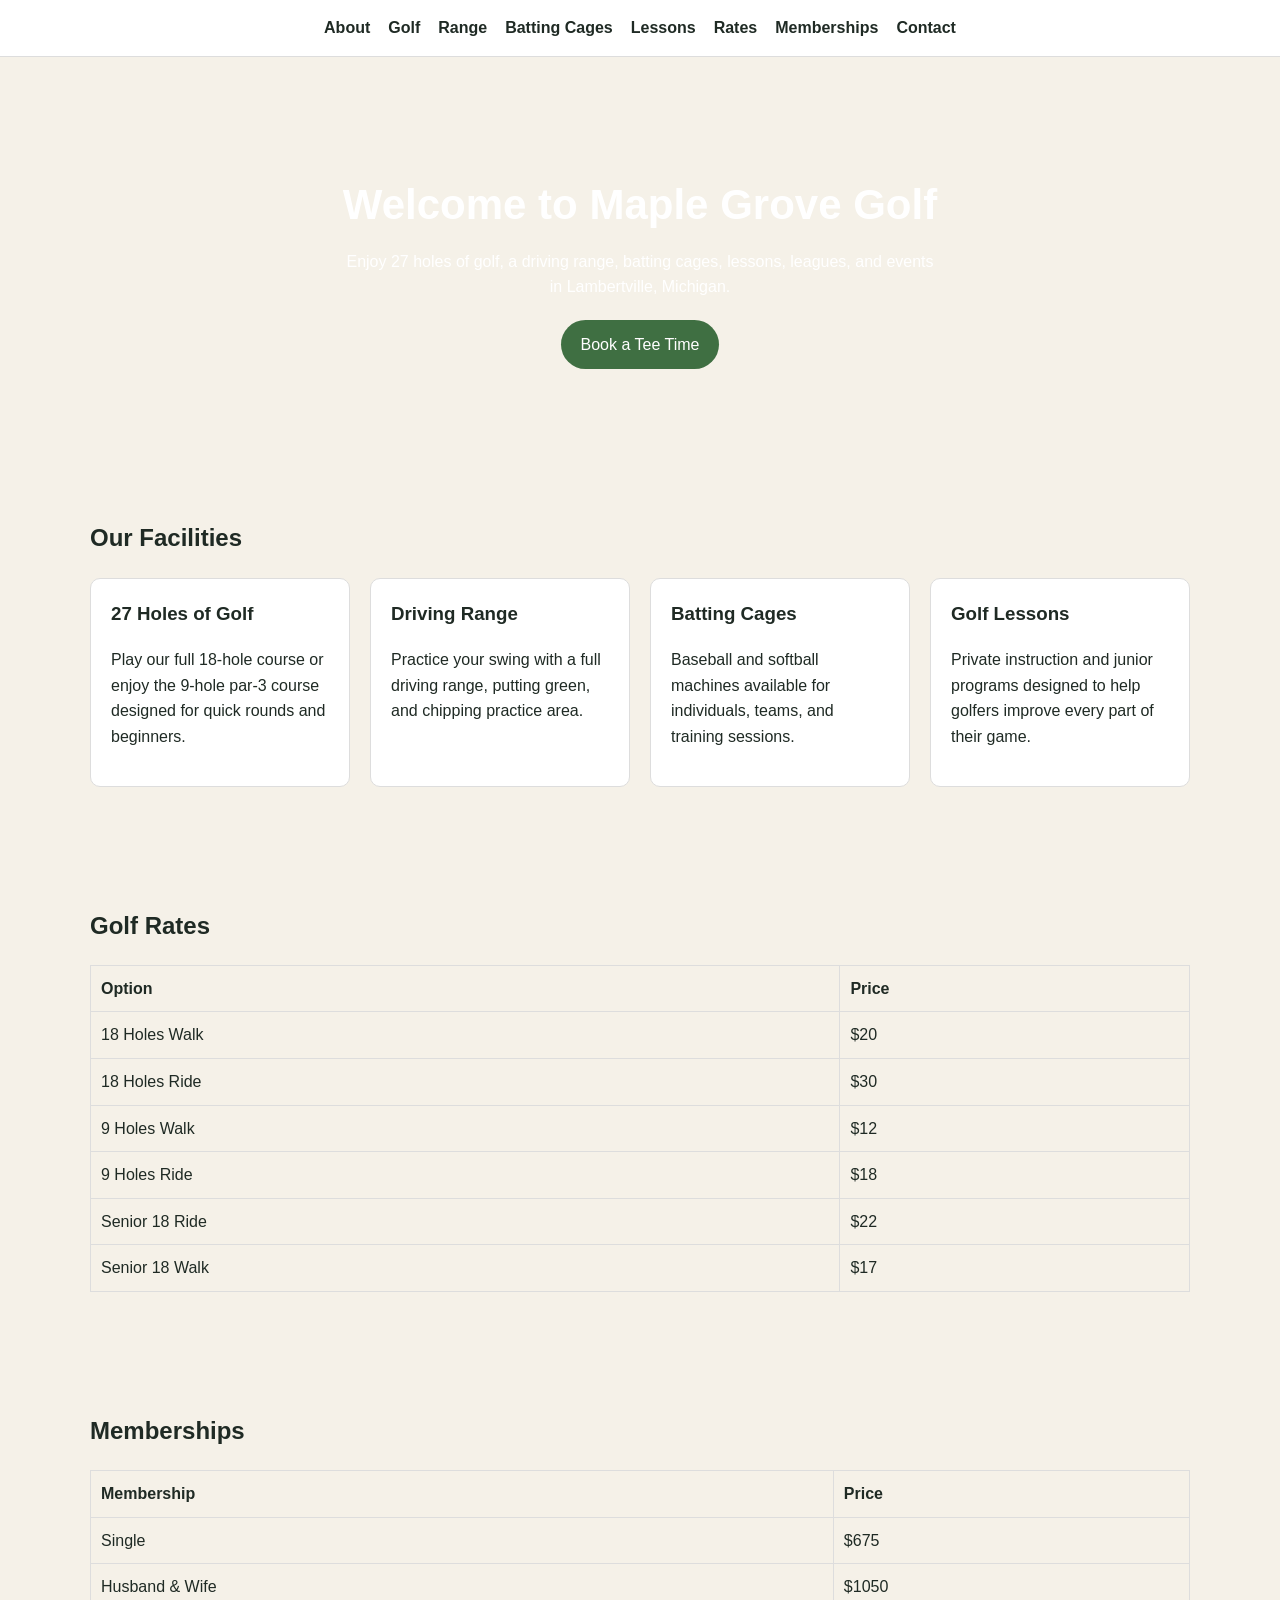
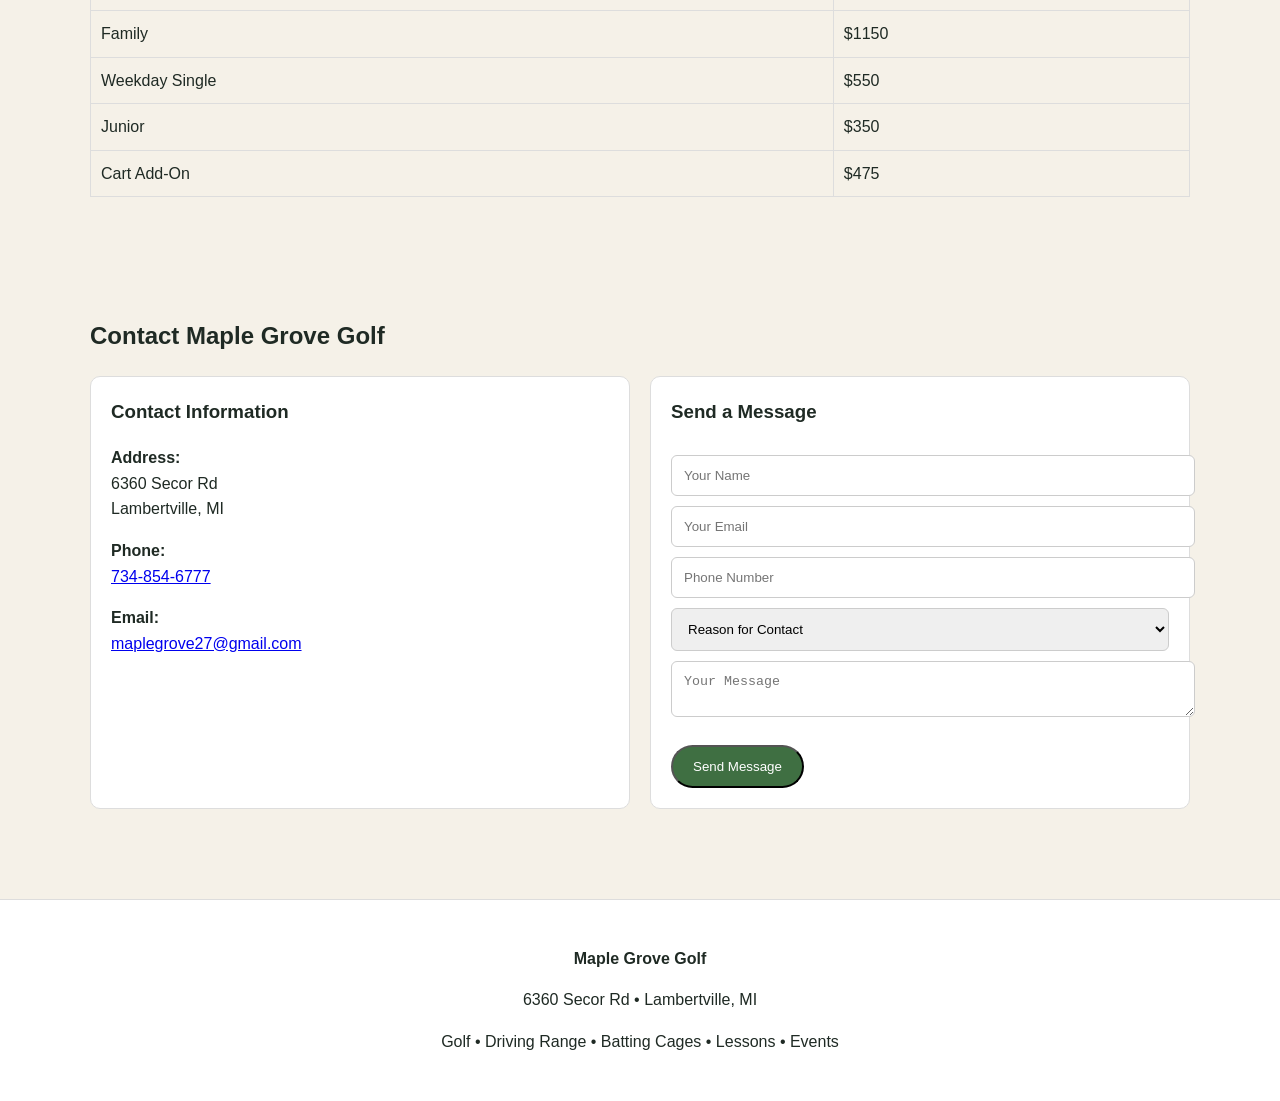
<file: index.html>
<!DOCTYPE html>
<html lang="en">
<head>
<meta charset="UTF-8">
<meta name="viewport" content="width=device-width, initial-scale=1.0">
<title>Maple Grove Golf | Lambertville, MI</title>
<meta name="description" content="Maple Grove Golf offers 27 holes of golf, a driving range, batting cages, lessons, memberships and events in Lambertville, Michigan.">
<link rel="stylesheet" href="style.css">
</head>

<body>

<header>
<div class="container">
<nav>
<a href="about.html">About</a>
<a href="golf.html">Golf</a>
<a href="range.html">Range</a>
<a href="batting.html">Batting Cages</a>
<a href="lessons.html">Lessons</a>
<a href="rates.html">Rates</a>
<a href="membership.html">Memberships</a>
<a href="contact.html">Contact</a>
</nav>
</div>
</header>

<section class="hero">
<div class="container">
<h1>Welcome to Maple Grove Golf</h1>
<p>Enjoy 27 holes of golf, a driving range, batting cages, lessons, leagues, and events in Lambertville, Michigan.</p>
<a class="btn" href="booking.html">Book a Tee Time</a>
</div>
</section>

<section>
<div class="container">
<h2>Our Facilities</h2>
<div class="grid">

<div class="card">
<h3>27 Holes of Golf</h3>
<p>Play our full 18-hole course or enjoy the 9-hole par-3 course designed for quick rounds and beginners.</p>
</div>

<div class="card">
<h3>Driving Range</h3>
<p>Practice your swing with a full driving range, putting green, and chipping practice area.</p>
</div>

<div class="card">
<h3>Batting Cages</h3>
<p>Baseball and softball machines available for individuals, teams, and training sessions.</p>
</div>

<div class="card">
<h3>Golf Lessons</h3>
<p>Private instruction and junior programs designed to help golfers improve every part of their game.</p>
</div>

</div>
</div>
</section>

<section>
<div class="container">
<h2>Golf Rates</h2>
<table class="price-table">
<thead>
<tr><th>Option</th><th>Price</th></tr>
</thead>
<tbody>
<tr><td>18 Holes Walk</td><td>$20</td></tr>
<tr><td>18 Holes Ride</td><td>$30</td></tr>
<tr><td>9 Holes Walk</td><td>$12</td></tr>
<tr><td>9 Holes Ride</td><td>$18</td></tr>
<tr><td>Senior 18 Ride</td><td>$22</td></tr>
<tr><td>Senior 18 Walk</td><td>$17</td></tr>
</tbody>
</table>
</div>
</section>

<section>
<div class="container">
<h2>Memberships</h2>
<table class="price-table">
<thead>
<tr><th>Membership</th><th>Price</th></tr>
</thead>
<tbody>
<tr><td>Single</td><td>$675</td></tr>
<tr><td>Husband & Wife</td><td>$1050</td></tr>
<tr><td>Family</td><td>$1150</td></tr>
<tr><td>Weekday Single</td><td>$550</td></tr>
<tr><td>Junior</td><td>$350</td></tr>
<tr><td>Cart Add-On</td><td>$475</td></tr>
</tbody>
</table>
</div>
</section>

<section>
<div class="container">
<h2>Contact Maple Grove Golf</h2>

<div class="contact-grid">

<div class="card">
<h3>Contact Information</h3>
<p><strong>Address:</strong><br>6360 Secor Rd<br>Lambertville, MI</p>
<p><strong>Phone:</strong><br><a href="tel:17348546777">734-854-6777</a></p>
<p><strong>Email:</strong><br><a href="mailto:maplegrove27@gmail.com">maplegrove27@gmail.com</a></p>
</div>

<div class="card">
<h3>Send a Message</h3>
<form>
<input type="text" name="name" placeholder="Your Name" required>
<input type="email" name="email" placeholder="Your Email" required>
<input type="tel" name="phone" placeholder="Phone Number">
<select name="reason">
<option value="">Reason for Contact</option>
<option>Tee Time</option>
<option>Batting Cage</option>
<option>Golf Lesson</option>
<option>Membership</option>
<option>League</option>
<option>Event</option>
</select>
<textarea name="message" placeholder="Your Message"></textarea>
<button class="btn" type="submit">Send Message</button>
</form>
</div>

</div>
</div>
</section>

<footer>
<div class="container">
<p><strong>Maple Grove Golf</strong></p>
<p>6360 Secor Rd • Lambertville, MI</p>
<p>Golf • Driving Range • Batting Cages • Lessons • Events</p>
</div>
</footer>

</body>
</html>
</file>
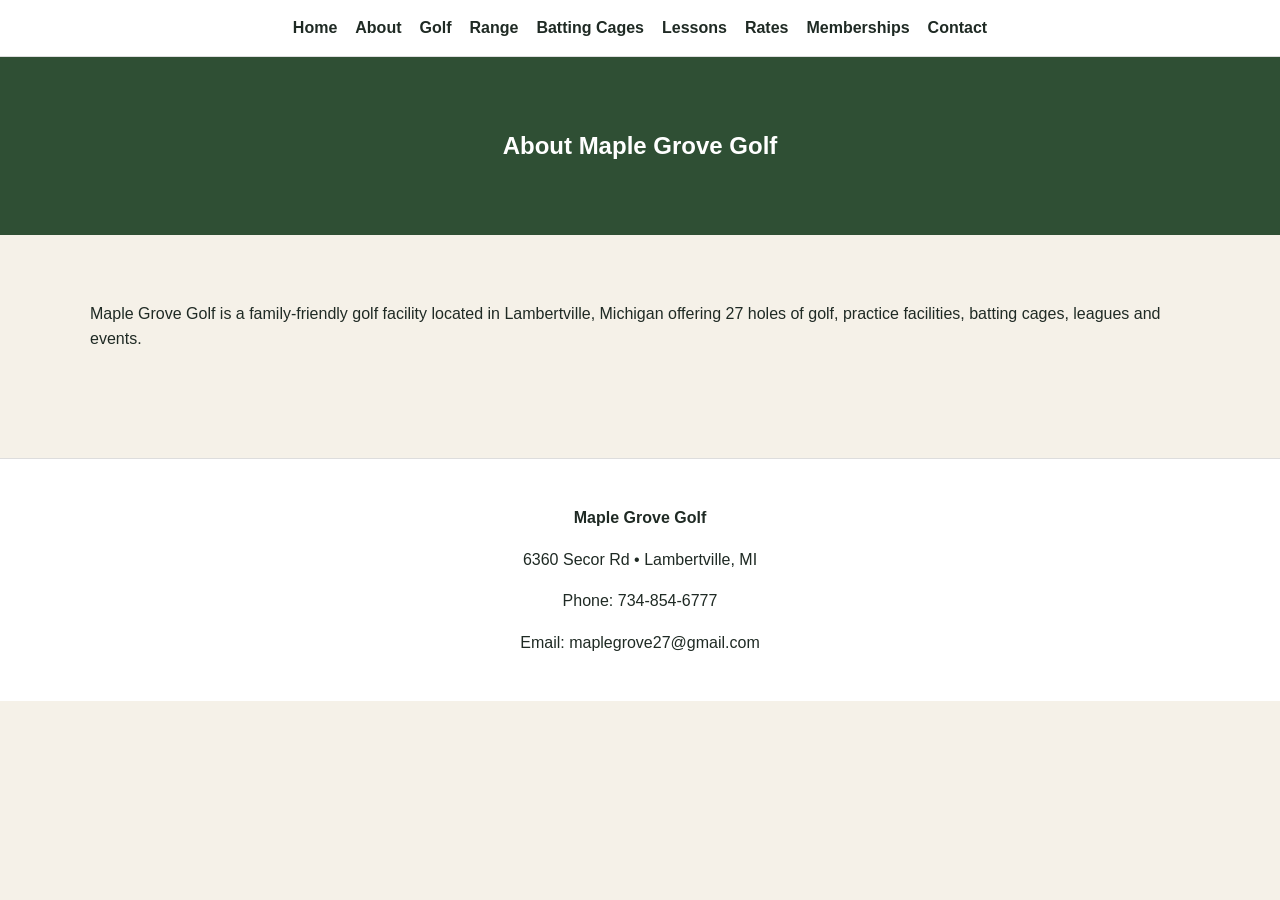
<file: about.html>
<!DOCTYPE html>
<html lang="en">
<head>
<meta charset="UTF-8">
<meta name="viewport" content="width=device-width, initial-scale=1.0">
<title>About | Maple Grove Golf</title>
<link rel="stylesheet" href="style.css">
</head>
<body>

<header>
<div class="container">
<nav>
<a href="index.html">Home</a>
<a href="about.html">About</a>
<a href="golf.html">Golf</a>
<a href="range.html">Range</a>
<a href="batting.html">Batting Cages</a>
<a href="lessons.html">Lessons</a>
<a href="rates.html">Rates</a>
<a href="membership.html">Memberships</a>
<a href="contact.html">Contact</a>
</nav>
</div>
</header>


<section class="page-hero"><h1>About Maple Grove Golf</h1></section>
<section>
<div class="container">
<p>Maple Grove Golf is a family-friendly golf facility located in Lambertville, Michigan offering 27 holes of golf, practice facilities, batting cages, leagues and events.</p>
</div>
</section>


<footer>
<div class="container">
<p><strong>Maple Grove Golf</strong></p>
<p>6360 Secor Rd • Lambertville, MI</p>
<p>Phone: 734-854-6777</p>
<p>Email: maplegrove27@gmail.com</p>
</div>
</footer>

</body>
</html>
</file>
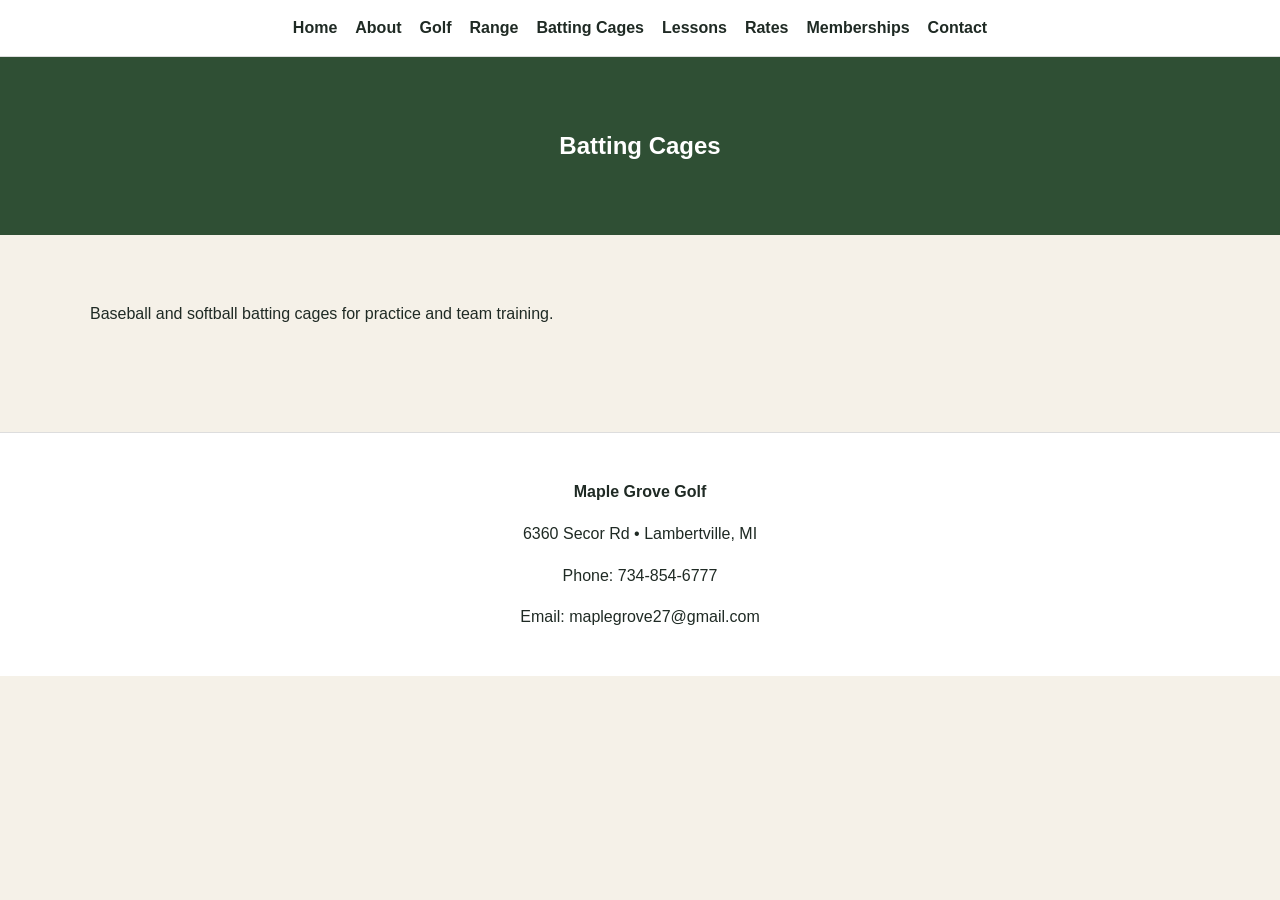
<file: batting.html>
<!DOCTYPE html>
<html lang="en">
<head>
<meta charset="UTF-8">
<meta name="viewport" content="width=device-width, initial-scale=1.0">
<title>Batting Cages | Maple Grove Golf</title>
<link rel="stylesheet" href="style.css">
</head>
<body>

<header>
<div class="container">
<nav>
<a href="index.html">Home</a>
<a href="about.html">About</a>
<a href="golf.html">Golf</a>
<a href="range.html">Range</a>
<a href="batting.html">Batting Cages</a>
<a href="lessons.html">Lessons</a>
<a href="rates.html">Rates</a>
<a href="membership.html">Memberships</a>
<a href="contact.html">Contact</a>
</nav>
</div>
</header>


<section class="page-hero"><h1>Batting Cages</h1></section>
<section>
<div class="container">
<p>Baseball and softball batting cages for practice and team training.</p>
</div>
</section>


<footer>
<div class="container">
<p><strong>Maple Grove Golf</strong></p>
<p>6360 Secor Rd • Lambertville, MI</p>
<p>Phone: 734-854-6777</p>
<p>Email: maplegrove27@gmail.com</p>
</div>
</footer>

</body>
</html>
</file>
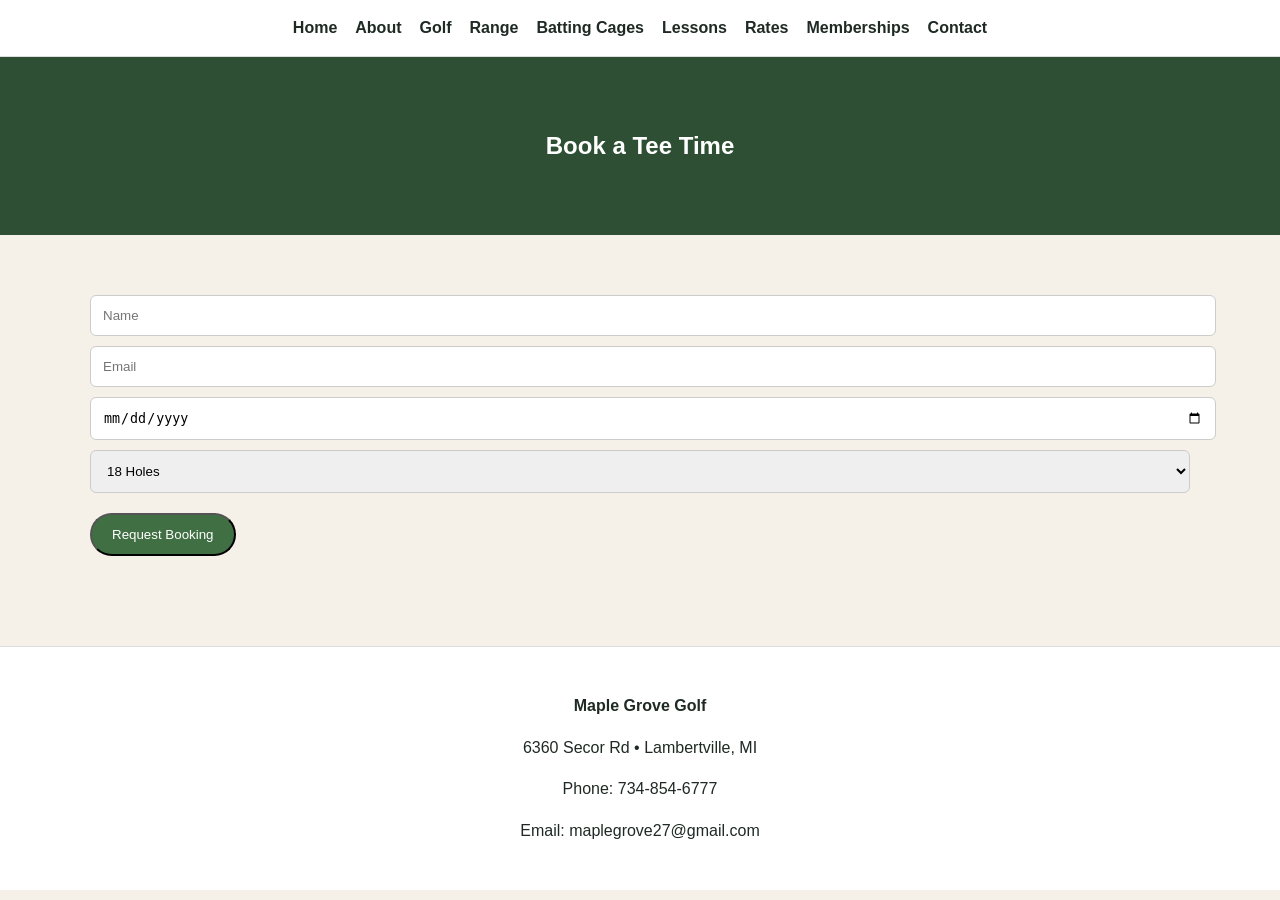
<file: booking.html>
<!DOCTYPE html>
<html lang="en">
<head>
<meta charset="UTF-8">
<meta name="viewport" content="width=device-width, initial-scale=1.0">
<title>Book Tee Time | Maple Grove Golf</title>
<link rel="stylesheet" href="style.css">
</head>
<body>

<header>
<div class="container">
<nav>
<a href="index.html">Home</a>
<a href="about.html">About</a>
<a href="golf.html">Golf</a>
<a href="range.html">Range</a>
<a href="batting.html">Batting Cages</a>
<a href="lessons.html">Lessons</a>
<a href="rates.html">Rates</a>
<a href="membership.html">Memberships</a>
<a href="contact.html">Contact</a>
</nav>
</div>
</header>


<section class="page-hero"><h1>Book a Tee Time</h1></section>
<section>
<div class="container">
<form>
<input type="text" placeholder="Name" required>
<input type="email" placeholder="Email" required>
<input type="date" required>
<select>
<option>18 Holes</option>
<option>9 Holes</option>
</select>
<button class="btn">Request Booking</button>
</form>
</div>
</section>


<footer>
<div class="container">
<p><strong>Maple Grove Golf</strong></p>
<p>6360 Secor Rd • Lambertville, MI</p>
<p>Phone: 734-854-6777</p>
<p>Email: maplegrove27@gmail.com</p>
</div>
</footer>

</body>
</html>
</file>
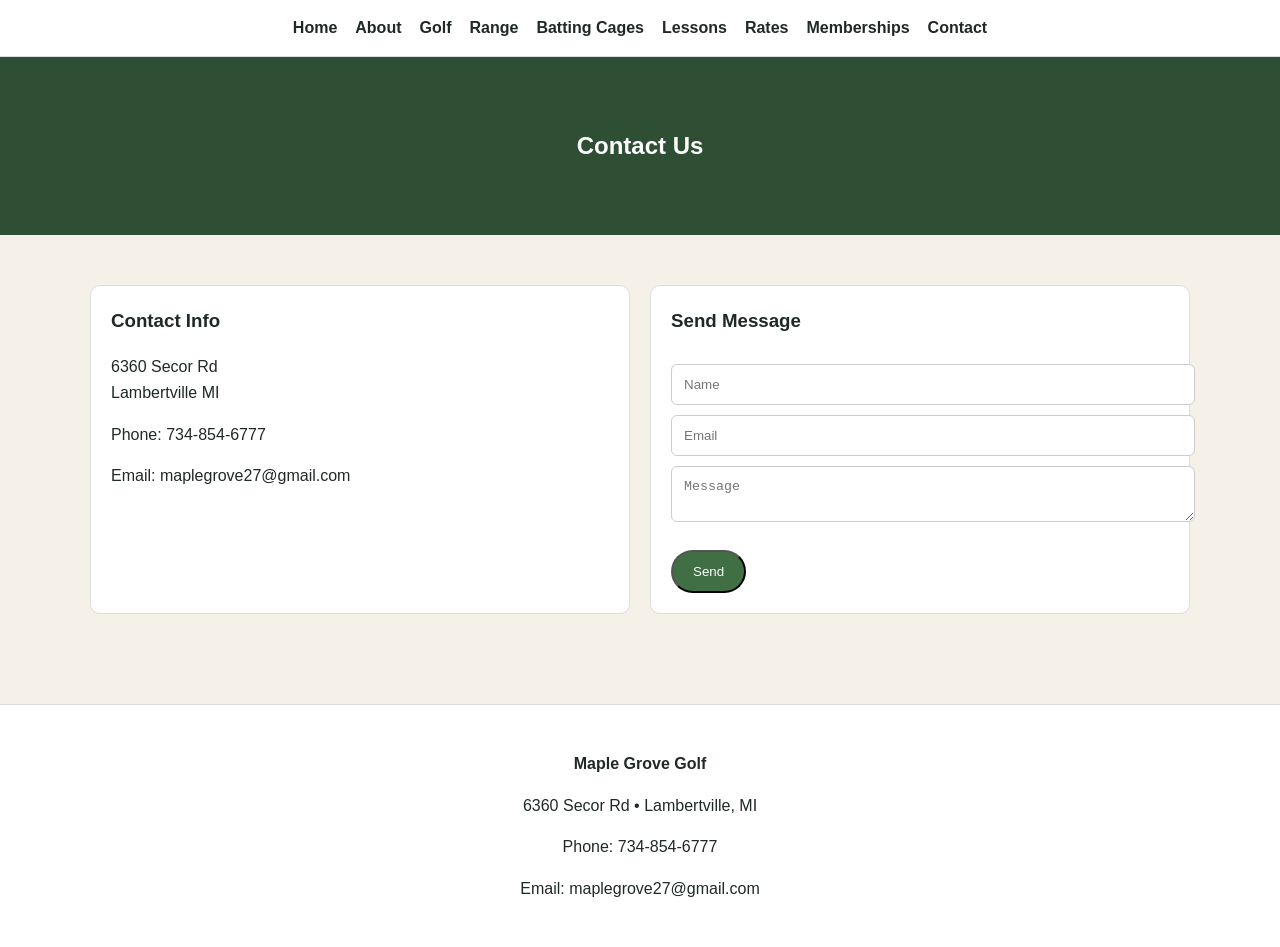
<file: contact.html>
<!DOCTYPE html>
<html lang="en">
<head>
<meta charset="UTF-8">
<meta name="viewport" content="width=device-width, initial-scale=1.0">
<title>Contact | Maple Grove Golf</title>
<link rel="stylesheet" href="style.css">
</head>
<body>

<header>
<div class="container">
<nav>
<a href="index.html">Home</a>
<a href="about.html">About</a>
<a href="golf.html">Golf</a>
<a href="range.html">Range</a>
<a href="batting.html">Batting Cages</a>
<a href="lessons.html">Lessons</a>
<a href="rates.html">Rates</a>
<a href="membership.html">Memberships</a>
<a href="contact.html">Contact</a>
</nav>
</div>
</header>


<section class="page-hero"><h1>Contact Us</h1></section>
<section>
<div class="container contact-grid">

<div class="card">
<h3>Contact Info</h3>
<p>6360 Secor Rd<br>Lambertville MI</p>
<p>Phone: 734-854-6777</p>
<p>Email: maplegrove27@gmail.com</p>
</div>

<div class="card">
<h3>Send Message</h3>
<form>
<input type="text" placeholder="Name" required>
<input type="email" placeholder="Email" required>
<textarea placeholder="Message"></textarea>
<button class="btn">Send</button>
</form>
</div>

</div>
</section>


<footer>
<div class="container">
<p><strong>Maple Grove Golf</strong></p>
<p>6360 Secor Rd • Lambertville, MI</p>
<p>Phone: 734-854-6777</p>
<p>Email: maplegrove27@gmail.com</p>
</div>
</footer>

</body>
</html>
</file>
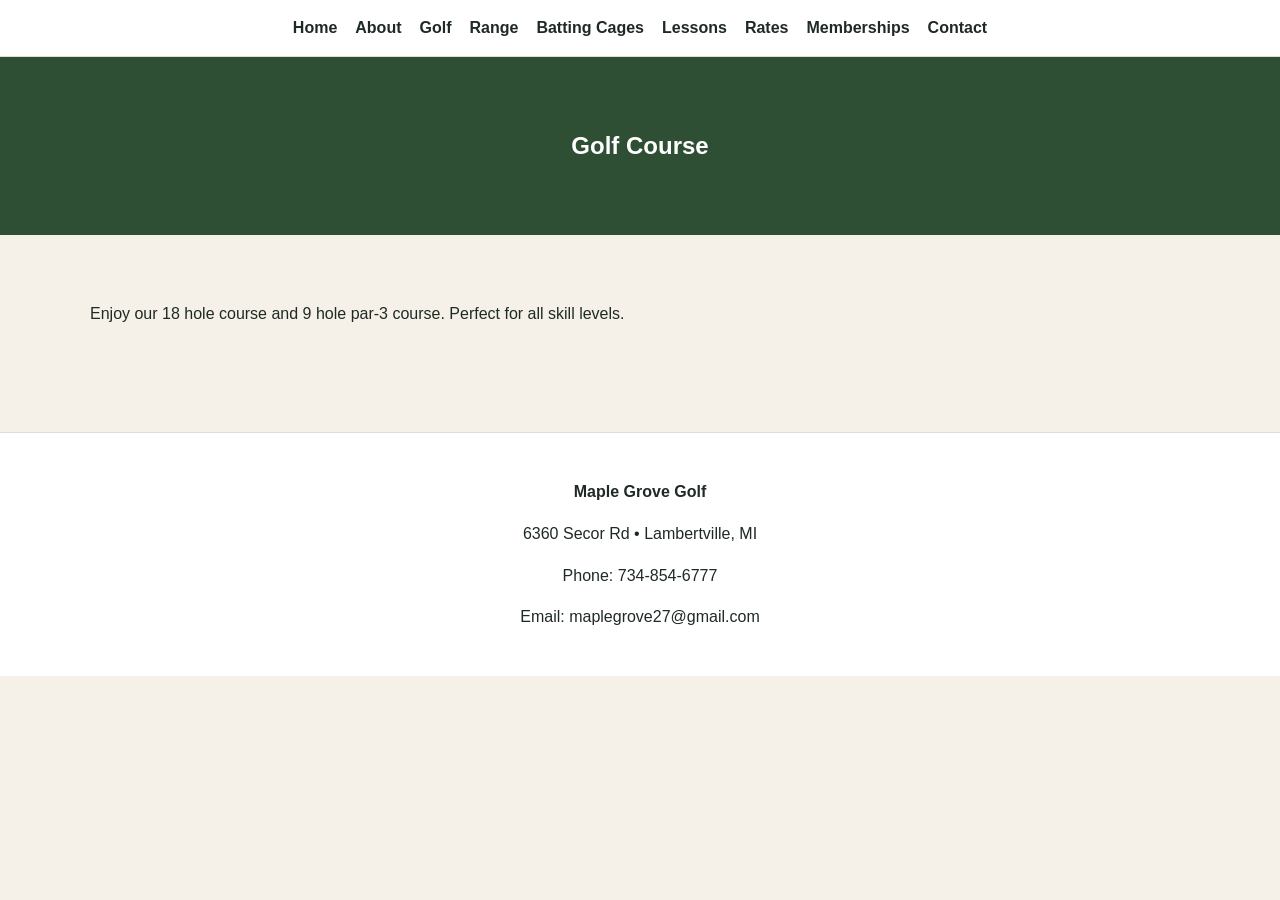
<file: golf.html>
<!DOCTYPE html>
<html lang="en">
<head>
<meta charset="UTF-8">
<meta name="viewport" content="width=device-width, initial-scale=1.0">
<title>Golf | Maple Grove Golf</title>
<link rel="stylesheet" href="style.css">
</head>
<body>

<header>
<div class="container">
<nav>
<a href="index.html">Home</a>
<a href="about.html">About</a>
<a href="golf.html">Golf</a>
<a href="range.html">Range</a>
<a href="batting.html">Batting Cages</a>
<a href="lessons.html">Lessons</a>
<a href="rates.html">Rates</a>
<a href="membership.html">Memberships</a>
<a href="contact.html">Contact</a>
</nav>
</div>
</header>


<section class="page-hero"><h1>Golf Course</h1></section>
<section>
<div class="container">
<p>Enjoy our 18 hole course and 9 hole par-3 course. Perfect for all skill levels.</p>
</div>
</section>


<footer>
<div class="container">
<p><strong>Maple Grove Golf</strong></p>
<p>6360 Secor Rd • Lambertville, MI</p>
<p>Phone: 734-854-6777</p>
<p>Email: maplegrove27@gmail.com</p>
</div>
</footer>

</body>
</html>
</file>
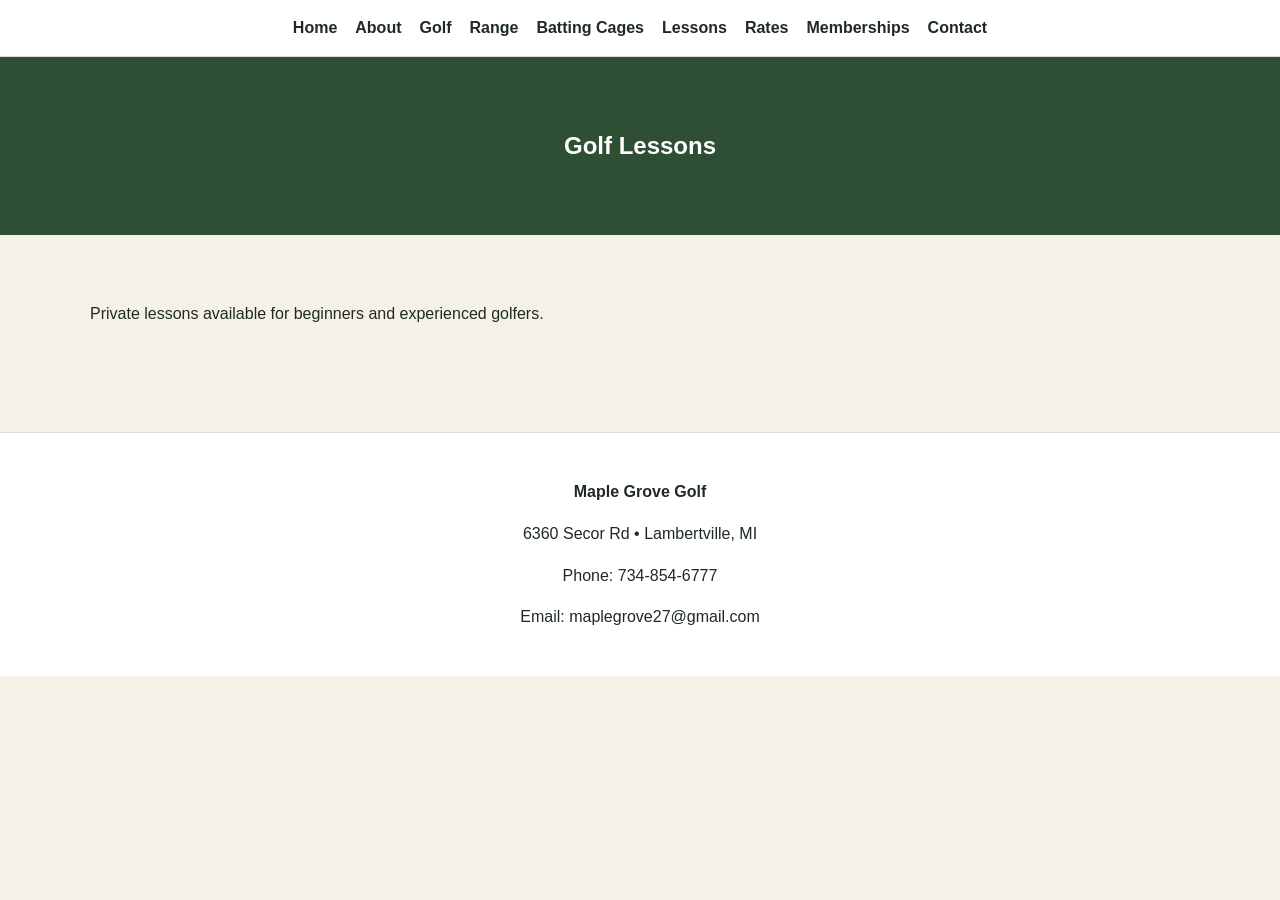
<file: lessons.html>
<!DOCTYPE html>
<html lang="en">
<head>
<meta charset="UTF-8">
<meta name="viewport" content="width=device-width, initial-scale=1.0">
<title>Lessons | Maple Grove Golf</title>
<link rel="stylesheet" href="style.css">
</head>
<body>

<header>
<div class="container">
<nav>
<a href="index.html">Home</a>
<a href="about.html">About</a>
<a href="golf.html">Golf</a>
<a href="range.html">Range</a>
<a href="batting.html">Batting Cages</a>
<a href="lessons.html">Lessons</a>
<a href="rates.html">Rates</a>
<a href="membership.html">Memberships</a>
<a href="contact.html">Contact</a>
</nav>
</div>
</header>


<section class="page-hero"><h1>Golf Lessons</h1></section>
<section>
<div class="container">
<p>Private lessons available for beginners and experienced golfers.</p>
</div>
</section>


<footer>
<div class="container">
<p><strong>Maple Grove Golf</strong></p>
<p>6360 Secor Rd • Lambertville, MI</p>
<p>Phone: 734-854-6777</p>
<p>Email: maplegrove27@gmail.com</p>
</div>
</footer>

</body>
</html>
</file>
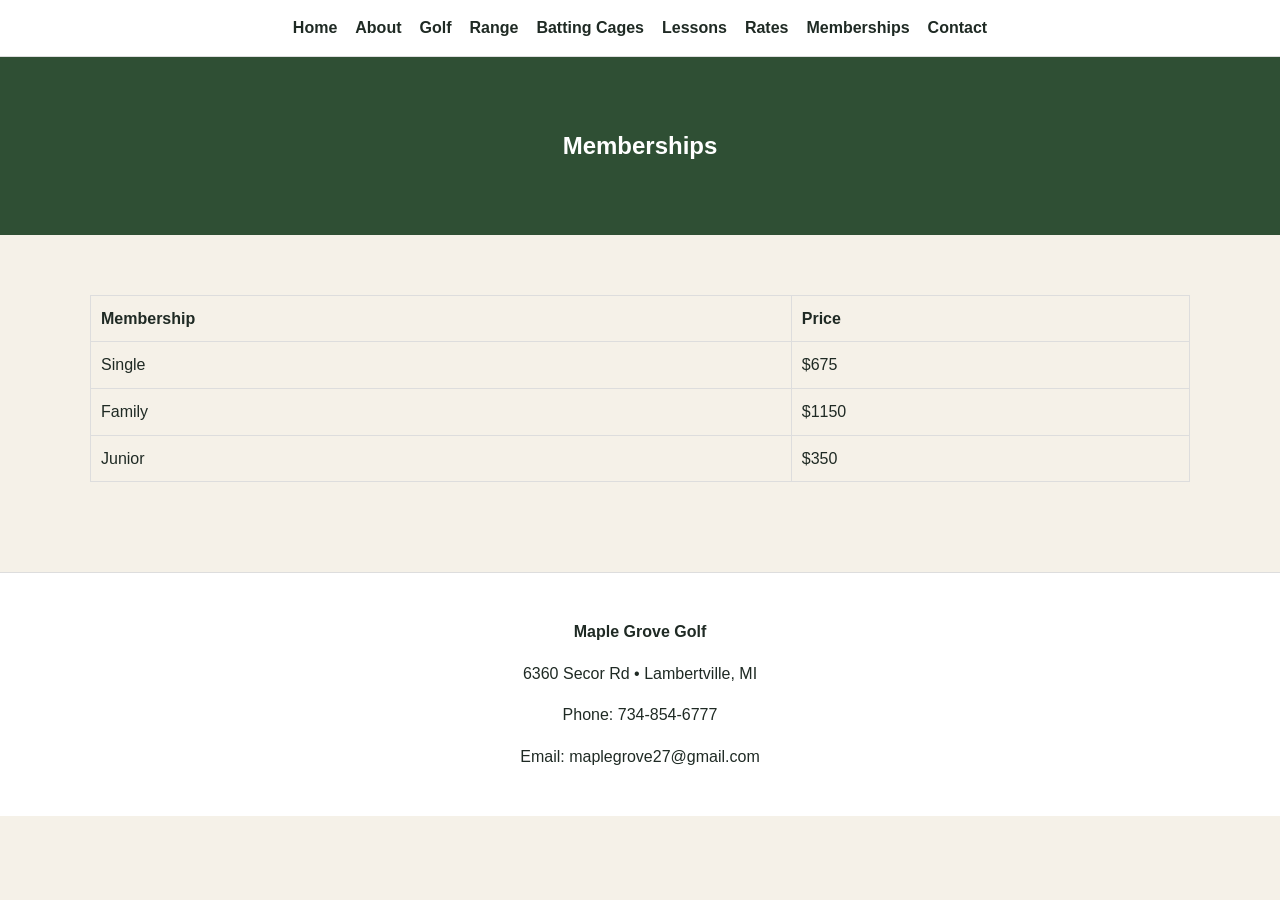
<file: membership.html>
<!DOCTYPE html>
<html lang="en">
<head>
<meta charset="UTF-8">
<meta name="viewport" content="width=device-width, initial-scale=1.0">
<title>Memberships | Maple Grove Golf</title>
<link rel="stylesheet" href="style.css">
</head>
<body>

<header>
<div class="container">
<nav>
<a href="index.html">Home</a>
<a href="about.html">About</a>
<a href="golf.html">Golf</a>
<a href="range.html">Range</a>
<a href="batting.html">Batting Cages</a>
<a href="lessons.html">Lessons</a>
<a href="rates.html">Rates</a>
<a href="membership.html">Memberships</a>
<a href="contact.html">Contact</a>
</nav>
</div>
</header>


<section class="page-hero"><h1>Memberships</h1></section>
<section>
<div class="container">
<table class="price-table">
<tr><th>Membership</th><th>Price</th></tr>
<tr><td>Single</td><td>$675</td></tr>
<tr><td>Family</td><td>$1150</td></tr>
<tr><td>Junior</td><td>$350</td></tr>
</table>
</div>
</section>


<footer>
<div class="container">
<p><strong>Maple Grove Golf</strong></p>
<p>6360 Secor Rd • Lambertville, MI</p>
<p>Phone: 734-854-6777</p>
<p>Email: maplegrove27@gmail.com</p>
</div>
</footer>

</body>
</html>
</file>
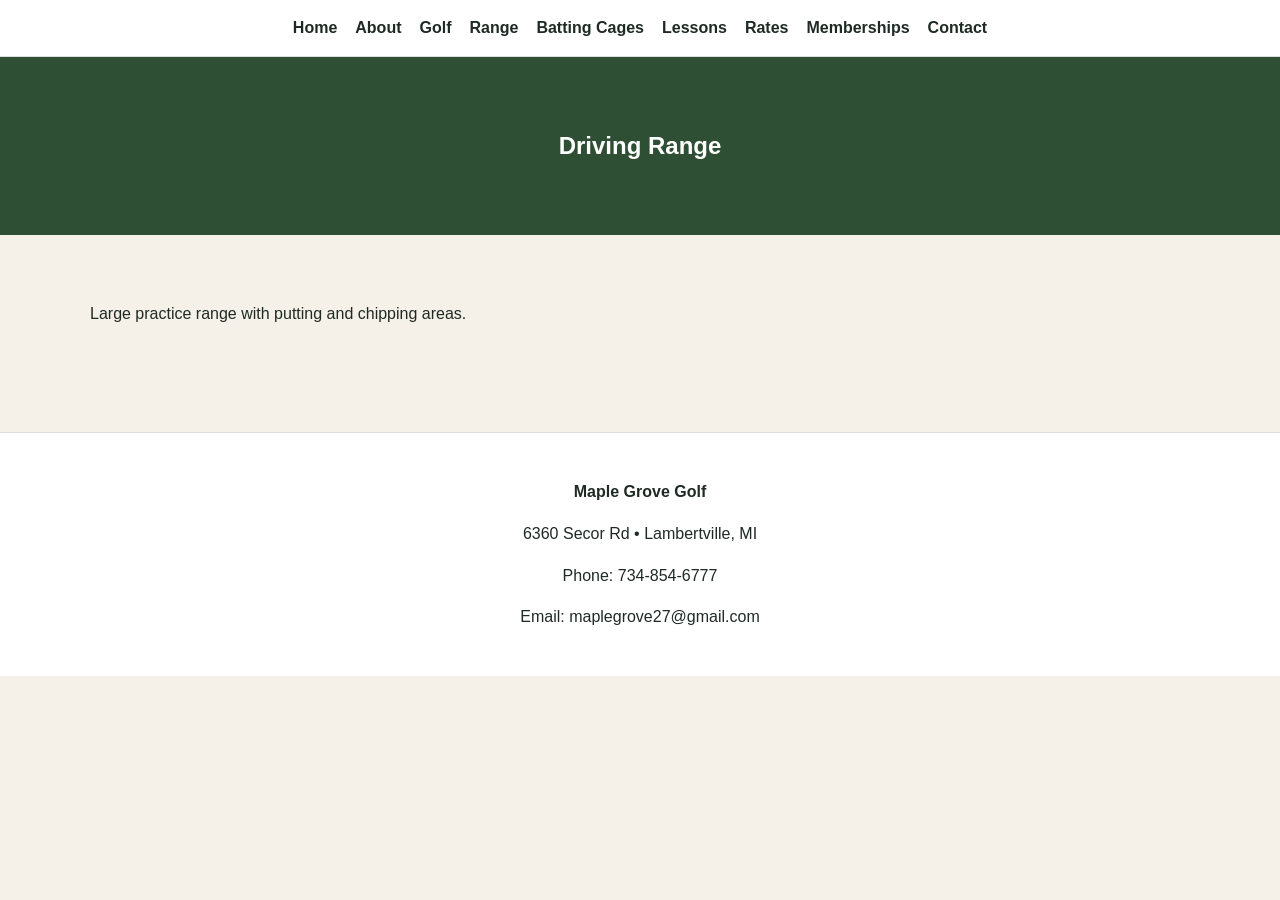
<file: range.html>
<!DOCTYPE html>
<html lang="en">
<head>
<meta charset="UTF-8">
<meta name="viewport" content="width=device-width, initial-scale=1.0">
<title>Range | Maple Grove Golf</title>
<link rel="stylesheet" href="style.css">
</head>
<body>

<header>
<div class="container">
<nav>
<a href="index.html">Home</a>
<a href="about.html">About</a>
<a href="golf.html">Golf</a>
<a href="range.html">Range</a>
<a href="batting.html">Batting Cages</a>
<a href="lessons.html">Lessons</a>
<a href="rates.html">Rates</a>
<a href="membership.html">Memberships</a>
<a href="contact.html">Contact</a>
</nav>
</div>
</header>


<section class="page-hero"><h1>Driving Range</h1></section>
<section>
<div class="container">
<p>Large practice range with putting and chipping areas.</p>
</div>
</section>


<footer>
<div class="container">
<p><strong>Maple Grove Golf</strong></p>
<p>6360 Secor Rd • Lambertville, MI</p>
<p>Phone: 734-854-6777</p>
<p>Email: maplegrove27@gmail.com</p>
</div>
</footer>

</body>
</html>
</file>
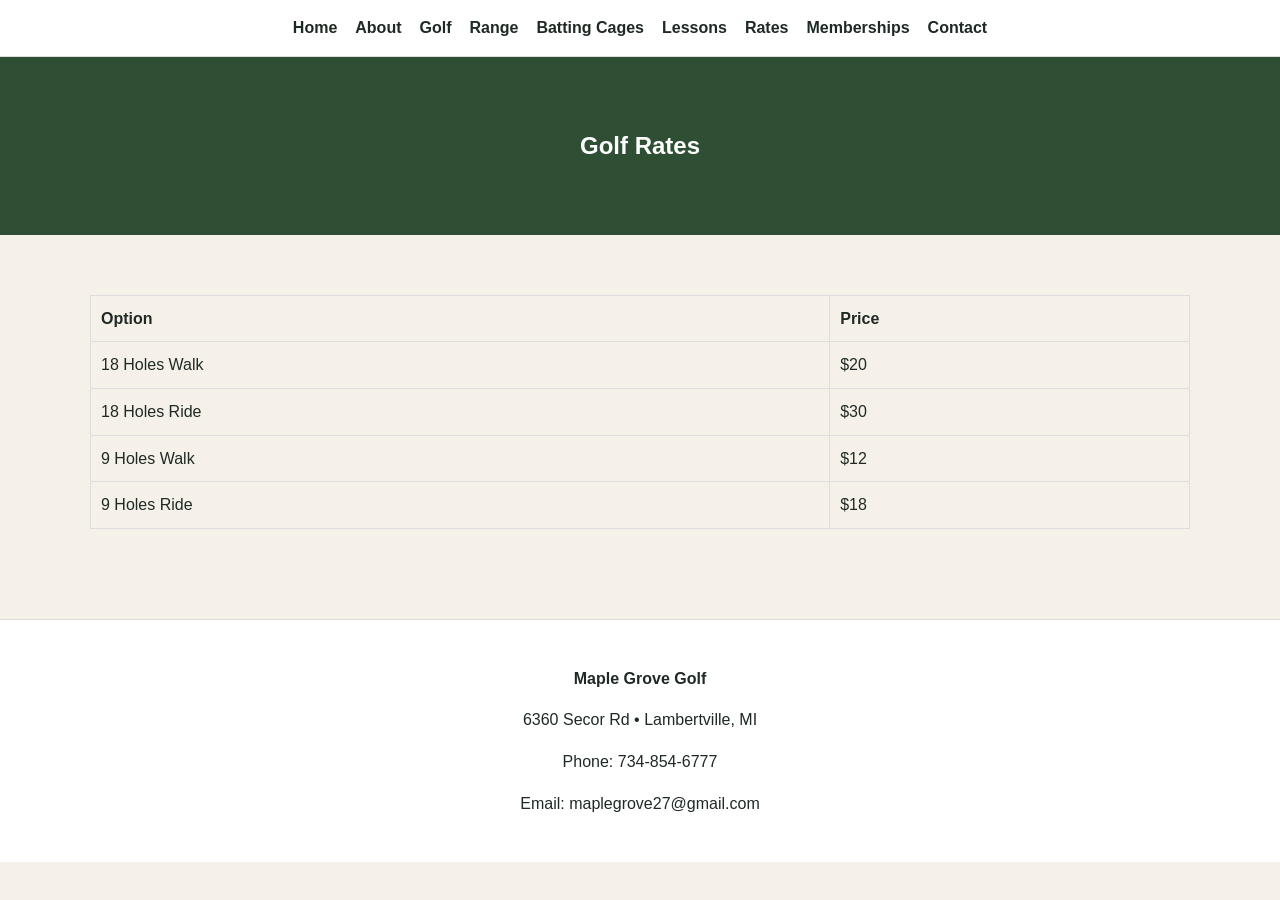
<file: rates.html>
<!DOCTYPE html>
<html lang="en">
<head>
<meta charset="UTF-8">
<meta name="viewport" content="width=device-width, initial-scale=1.0">
<title>Rates | Maple Grove Golf</title>
<link rel="stylesheet" href="style.css">
</head>
<body>

<header>
<div class="container">
<nav>
<a href="index.html">Home</a>
<a href="about.html">About</a>
<a href="golf.html">Golf</a>
<a href="range.html">Range</a>
<a href="batting.html">Batting Cages</a>
<a href="lessons.html">Lessons</a>
<a href="rates.html">Rates</a>
<a href="membership.html">Memberships</a>
<a href="contact.html">Contact</a>
</nav>
</div>
</header>


<section class="page-hero"><h1>Golf Rates</h1></section>
<section>
<div class="container">
<table class="price-table">
<tr><th>Option</th><th>Price</th></tr>
<tr><td>18 Holes Walk</td><td>$20</td></tr>
<tr><td>18 Holes Ride</td><td>$30</td></tr>
<tr><td>9 Holes Walk</td><td>$12</td></tr>
<tr><td>9 Holes Ride</td><td>$18</td></tr>
</table>
</div>
</section>


<footer>
<div class="container">
<p><strong>Maple Grove Golf</strong></p>
<p>6360 Secor Rd • Lambertville, MI</p>
<p>Phone: 734-854-6777</p>
<p>Email: maplegrove27@gmail.com</p>
</div>
</footer>

</body>
</html>
</file>
<file: style.css>
body{margin:0;font-family:Arial,Helvetica,sans-serif;background:#f5f1e8;color:#1f2a24;line-height:1.6}
header{background:#ffffff;border-bottom:1px solid #ddd;position:sticky;top:0}
.container{max-width:1100px;margin:auto;padding:0 20px}
nav{display:flex;gap:18px;flex-wrap:wrap;justify-content:center;padding:15px 0}
nav a{text-decoration:none;color:#1f2a24;font-weight:600}
.hero{padding:80px 0;background:url('https://images.unsplash.com/photo-1593111774240-d529f12cf4bb?auto=format&fit=crop&w=1600&q=80') center/cover;color:white;text-align:center}
.hero h1{font-size:42px;margin-bottom:10px}
.hero p{max-width:600px;margin:auto}
.btn{display:inline-block;margin-top:20px;padding:12px 20px;background:#3f6f42;color:white;text-decoration:none;border-radius:30px}
section{padding:50px 0}
.grid{display:grid;grid-template-columns:repeat(auto-fit,minmax(260px,1fr));gap:20px}
.card{background:white;border-radius:10px;padding:20px;border:1px solid #ddd}
.card h3{margin-top:0}
.price-table{width:100%;border-collapse:collapse;margin-top:10px}
.price-table th,.price-table td{border:1px solid #ddd;padding:10px;text-align:left}
.contact-grid{display:grid;grid-template-columns:repeat(auto-fit,minmax(300px,1fr));gap:20px}
input,select,textarea{width:100%;padding:12px;margin-top:10px;border:1px solid #ccc;border-radius:6px}
footer{text-align:center;padding:30px 0;background:#ffffff;border-top:1px solid #ddd;margin-top:40px}
.page-hero{background:#2f4f34;color:white;padding:50px 0;text-align:center}
</file>
